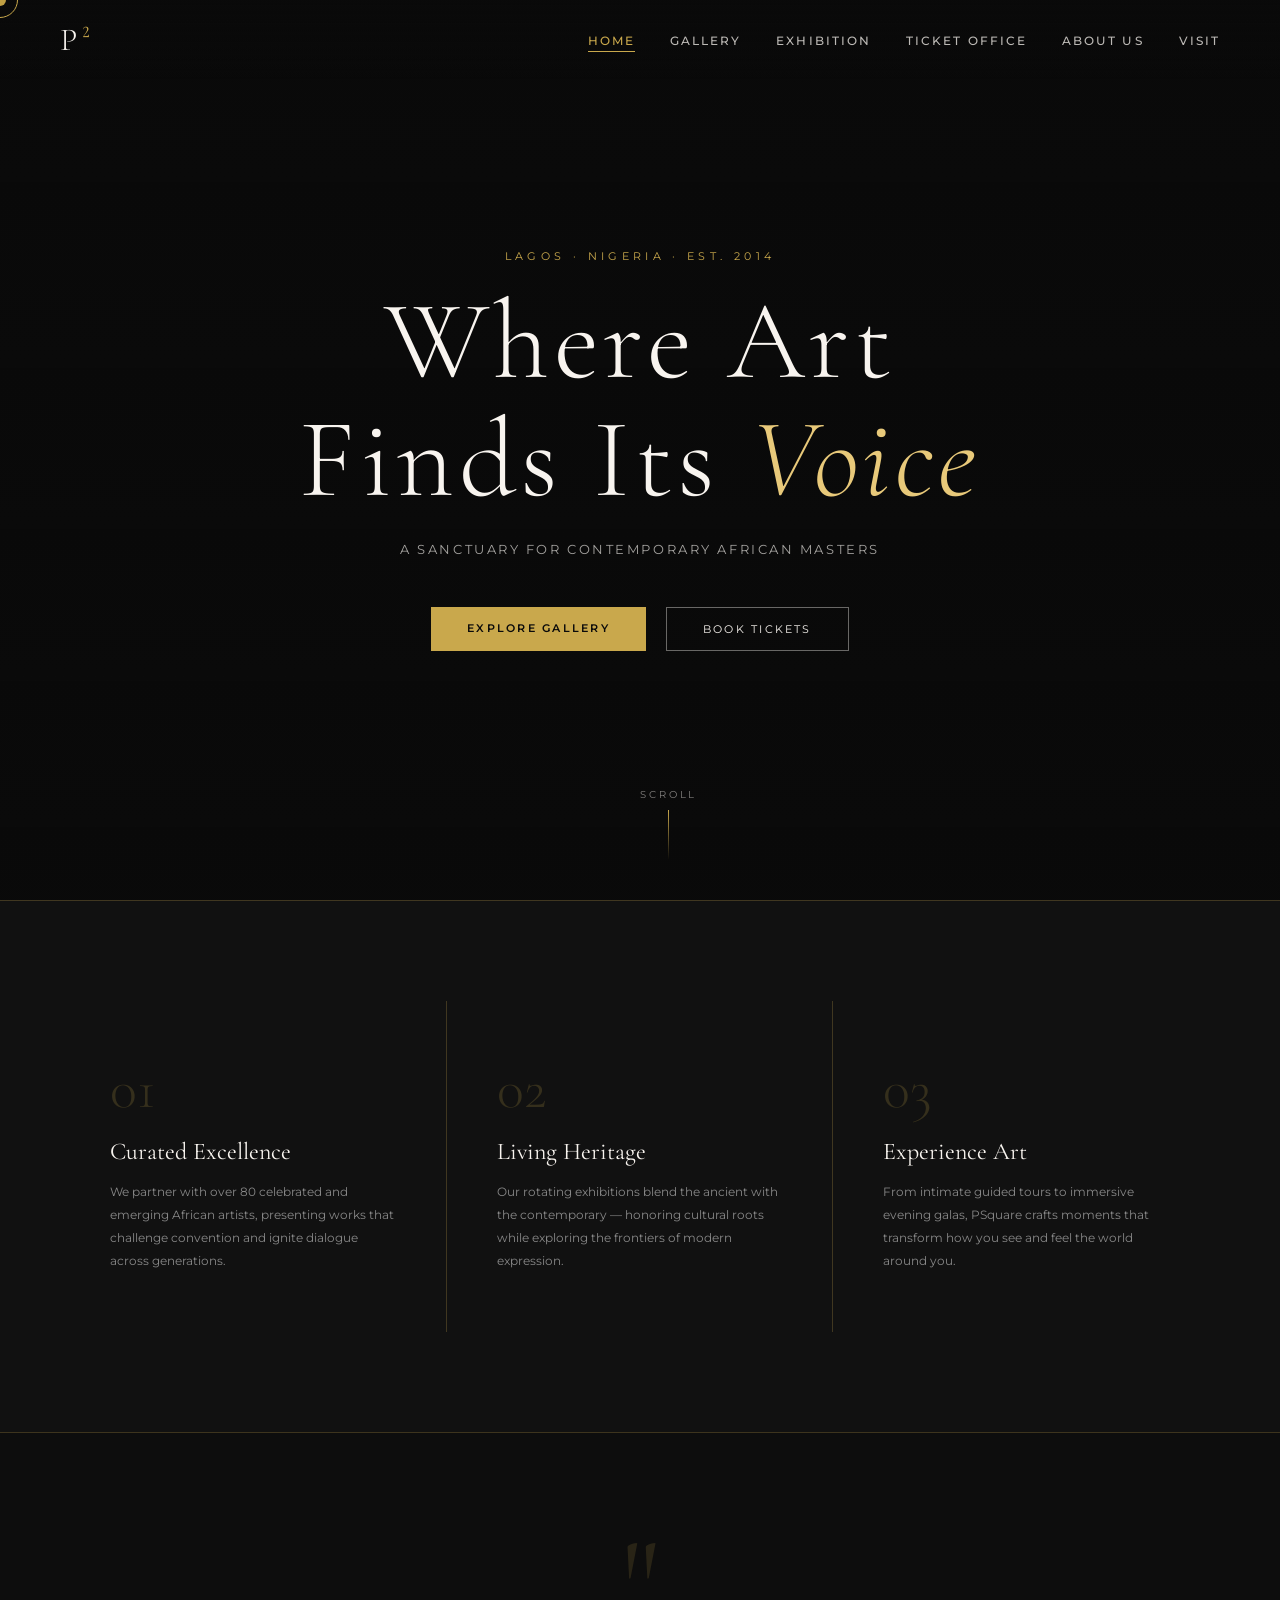
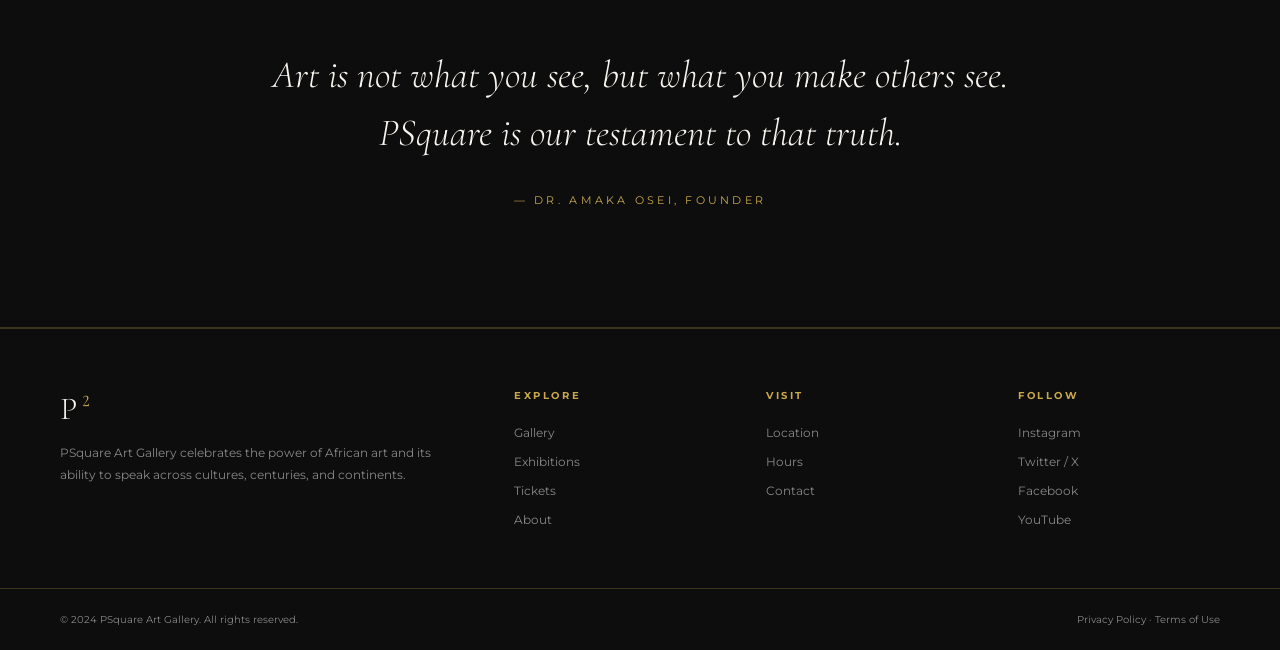
<file: index.html>
<!DOCTYPE html>
<html lang="en">
<head>
  <meta charset="UTF-8" />
  <meta name="viewport" content="width=device-width, initial-scale=1.0" />
  <title>PSquare Art Gallery — Home</title>
  <link rel="stylesheet" href="style.css" />
  <link rel="stylesheet" href="index.css" />
</head>
<body>

  <!-- Cursor -->
  <div class="cursor"      id="cursor"></div>
  <div class="cursor-ring" id="cursorRing"></div>

  <!-- Navigation -->
  <nav id="mainNav">
    <a href="index.html" class="logo">P<span>²</span></a>
    <ul class="nav-links">
      <li><a href="index.html"       data-page="index.html"       class="active">Home</a></li>
      <li><a href="gallery.html"    data-page="gallery.html">Gallery</a></li>
      <li><a href="exhibition.html" data-page="exhibition.html">Exhibition</a></li>
      <li><a href="tickets.html"    data-page="tickets.html">Ticket Office</a></li>
      <li><a href="about.html"      data-page="about.html">About Us</a></li>
      <li><a href="visit.html"      data-page="visit.html">Visit</a></li>
    </ul>
    <div class="hamburger" id="hamburger" onclick="toggleMobileMenu()">
      <span></span><span></span><span></span>
    </div>
  </nav>

  <!-- Mobile Menu -->
  <div class="mobile-menu" id="mobileMenu">
    <a href="index.html"       onclick="toggleMobileMenu()">Home</a>
    <a href="gallery.html"    onclick="toggleMobileMenu()">Gallery</a>
    <a href="exhibition.html" onclick="toggleMobileMenu()">Exhibition</a>
    <a href="tickets.html"    onclick="toggleMobileMenu()">Ticket Office</a>
    <a href="about.html"      onclick="toggleMobileMenu()">About Us</a>
    <a href="visit.html"      onclick="toggleMobileMenu()">Visit</a>
  </div>

  <!-- ── HERO ── -->
  <section class="hero">
    <div class="hero-video-wrap">
      <iframe
        class="youtube-bg"
        src="https://www.youtube.com/embed/mFY9ace2t4s?si=tqWD6i4OqA-0i-By&autoplay=1&mute=1&loop=1&controls=0&showinfo=0&rel=0&playlist=mFY9ace2t4s"
        title="Hero Background"
        frameborder="0"
        allow="accelerometer; autoplay; clipboard-write; encrypted-media; gyroscope; picture-in-picture"
        allowfullscreen>
      </iframe>
    </div>

    <div class="hero-content">
      <div class="hero-eyebrow">Lagos · Nigeria · Est. 2014</div>
      <h1 class="hero-title">Where Art<br>Finds Its <em>Voice</em></h1>
      <p class="hero-sub">A sanctuary for contemporary African masters</p>
      <div class="hero-btns">
        <a href="gallery.html" class="btn btn-gold">Explore Gallery</a>
        <a href="tickets.html" class="btn btn-outline">Book Tickets</a>
      </div>
    </div>

    <div class="hero-scroll">
      <span>Scroll</span>
      <div class="scroll-line"></div>
    </div>
  </section>

  <!-- ── FEATURES ── -->
  <section class="home-features">
    <div class="feature-item">
      <div class="feature-num">01</div>
      <h3 class="feature-title">Curated Excellence</h3>
      <p class="feature-text">We partner with over 80 celebrated and emerging African artists, presenting works that challenge convention and ignite dialogue across generations.</p>
    </div>
    <div class="feature-item">
      <div class="feature-num">02</div>
      <h3 class="feature-title">Living Heritage</h3>
      <p class="feature-text">Our rotating exhibitions blend the ancient with the contemporary — honoring cultural roots while exploring the frontiers of modern expression.</p>
    </div>
    <div class="feature-item">
      <div class="feature-num">03</div>
      <h3 class="feature-title">Experience Art</h3>
      <p class="feature-text">From intimate guided tours to immersive evening galas, PSquare crafts moments that transform how you see and feel the world around you.</p>
    </div>
  </section>

  <!-- ── QUOTE ── -->
  <section class="home-quote">
    <div class="quote-mark">"</div>
    <p class="quote-text">Art is not what you see, but what you make others see. PSquare is our testament to that truth.</p>
    <div class="quote-attr">— Dr. Amaka Osei, Founder</div>
  </section>

  <!-- ── FOOTER ── -->
  <footer>
    <div class="footer-brand">
      <a href="index.html" class="logo">P<span>²</span></a>
      <p>PSquare Art Gallery celebrates the power of African art and its ability to speak across cultures, centuries, and continents.</p>
    </div>
    <div class="footer-col">
      <h4>Explore</h4>
      <ul>
        <li><a href="gallery.html">Gallery</a></li>
        <li><a href="exhibition.html">Exhibitions</a></li>
        <li><a href="tickets.html">Tickets</a></li>
        <li><a href="about.html">About</a></li>
      </ul>
    </div>
    <div class="footer-col">
      <h4>Visit</h4>
      <ul>
        <li><a href="visit.html">Location</a></li>
        <li><a href="visit.html">Hours</a></li>
        <li><a href="visit.html">Contact</a></li>
      </ul>
    </div>
    <div class="footer-col">
      <h4>Follow</h4>
      <ul>
        <li><a href="#">Instagram</a></li>
        <li><a href="#">Twitter / X</a></li>
        <li><a href="#">Facebook</a></li>
        <li><a href="#">YouTube</a></li>
      </ul>
    </div>
  </footer>
  <div class="footer-bottom">
    <span>© 2024 PSquare Art Gallery. All rights reserved.</span>
    <span>Privacy Policy · Terms of Use</span>
  </div>

  <script src="nav.js"></script>
</body>
</html>
</file>
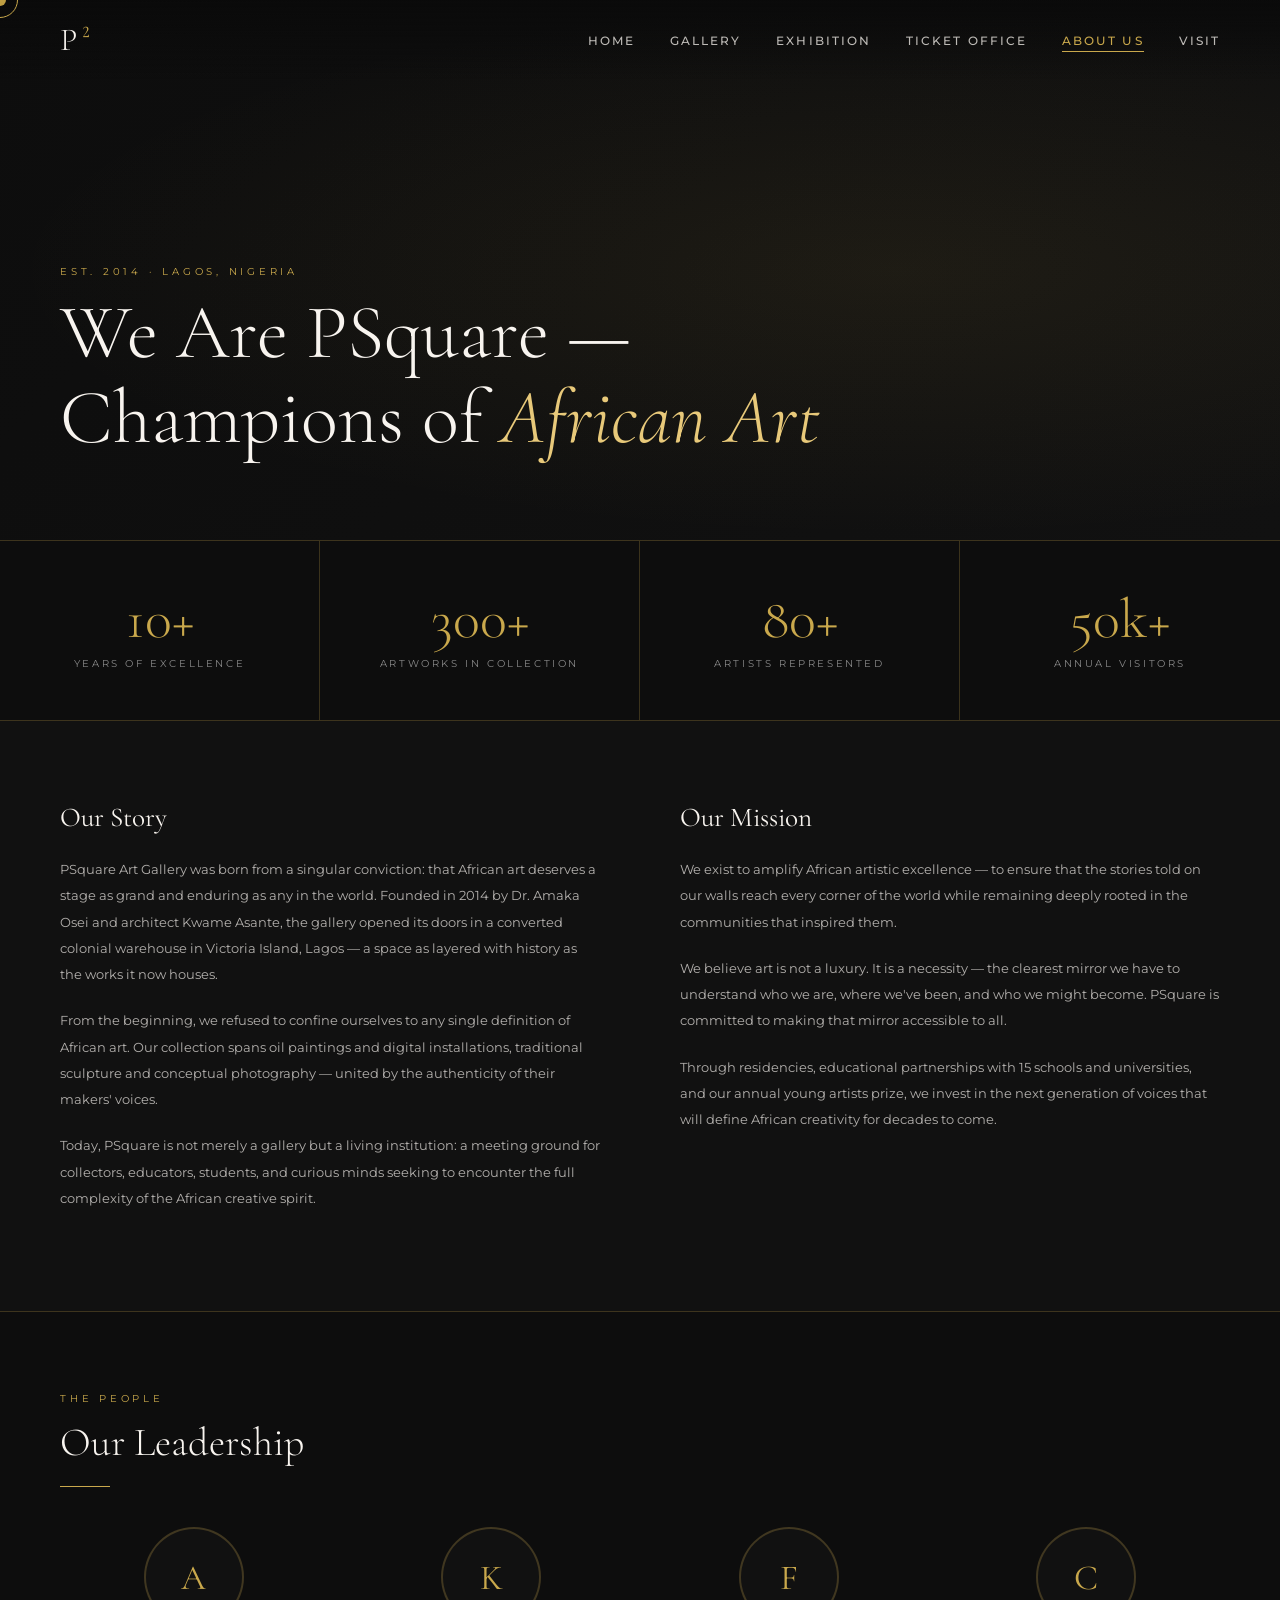
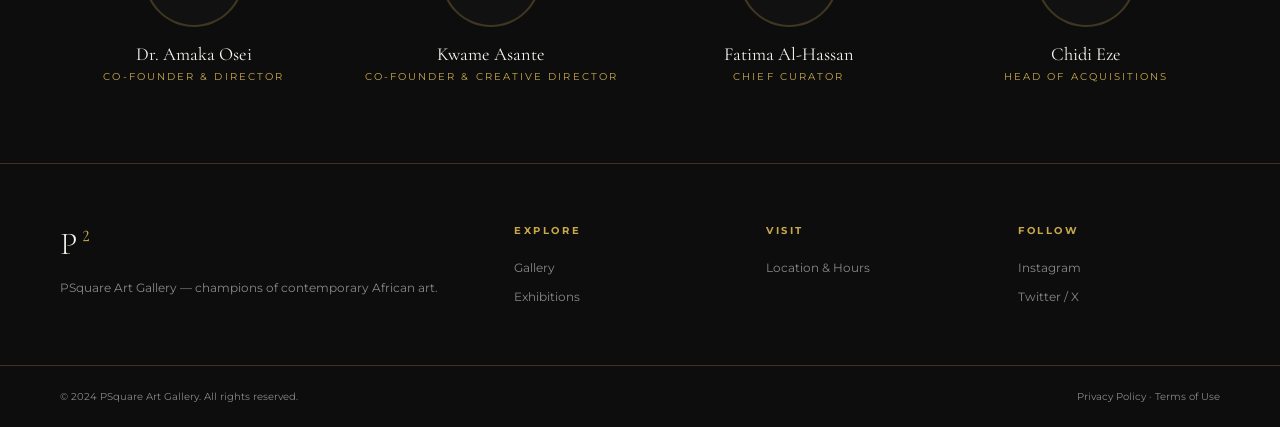
<file: about.html>
<!DOCTYPE html>
<html lang="en">
<head>
  <meta charset="UTF-8" />
  <meta name="viewport" content="width=device-width, initial-scale=1.0" />
  <title>PSquare Art Gallery — About Us</title>
  <link rel="stylesheet" href="style.css" />
  <link rel="stylesheet" href="about.css" />
</head>
<body>

  <!-- Cursor -->
  <div class="cursor"      id="cursor"></div>
  <div class="cursor-ring" id="cursorRing"></div>

  <!-- Navigation -->
  <nav id="mainNav">
    <a href="index.html" class="logo">P<span>²</span></a>
    <ul class="nav-links">
      <li><a href="index.html">Home</a></li>
      <li><a href="gallery.html">Gallery</a></li>
      <li><a href="exhibition.html">Exhibition</a></li>
      <li><a href="tickets.html">Ticket Office</a></li>
      <li><a href="about.html" class="active">About Us</a></li>
      <li><a href="visit.html">Visit</a></li>
    </ul>
    <div class="hamburger" id="hamburger" onclick="toggleMobileMenu()">
      <span></span><span></span><span></span>
    </div>
  </nav>

  <!-- Mobile Menu -->
  <div class="mobile-menu" id="mobileMenu">
    <a href="index.html"       onclick="toggleMobileMenu()">Home</a>
    <a href="gallery.html"    onclick="toggleMobileMenu()">Gallery</a>
    <a href="exhibition.html" onclick="toggleMobileMenu()">Exhibition</a>
    <a href="tickets.html"    onclick="toggleMobileMenu()">Ticket Office</a>
    <a href="about.html"      onclick="toggleMobileMenu()">About Us</a>
    <a href="visit.html"      onclick="toggleMobileMenu()">Visit</a>
  </div>

  <!-- Hero -->
  <section class="about-hero">
    <div class="about-hero-bg"></div>
    <div class="about-hero-text">
      <div class="section-label">Est. 2014 · Lagos, Nigeria</div>
      <h1 class="about-hero-title">
        We Are PSquare —<br>
        Champions of <em>African Art</em>
      </h1>
    </div>
  </section>

  <!-- Stats -->
  <div class="about-stats">
    <div class="stat-item"><div class="stat-num">10+</div><div class="stat-label">Years of Excellence</div></div>
    <div class="stat-item"><div class="stat-num">300+</div><div class="stat-label">Artworks in Collection</div></div>
    <div class="stat-item"><div class="stat-num">80+</div><div class="stat-label">Artists Represented</div></div>
    <div class="stat-item"><div class="stat-num">50k+</div><div class="stat-label">Annual Visitors</div></div>
  </div>

  <!-- Story + Mission -->
  <div class="about-body">
    <div class="about-section">
      <h3>Our Story</h3>
      <p>PSquare Art Gallery was born from a singular conviction: that African art deserves a stage as grand and enduring as any in the world. Founded in 2014 by Dr. Amaka Osei and architect Kwame Asante, the gallery opened its doors in a converted colonial warehouse in Victoria Island, Lagos — a space as layered with history as the works it now houses.</p>
      <p>From the beginning, we refused to confine ourselves to any single definition of African art. Our collection spans oil paintings and digital installations, traditional sculpture and conceptual photography — united by the authenticity of their makers' voices.</p>
      <p>Today, PSquare is not merely a gallery but a living institution: a meeting ground for collectors, educators, students, and curious minds seeking to encounter the full complexity of the African creative spirit.</p>
    </div>
    <div class="about-section">
      <h3>Our Mission</h3>
      <p>We exist to amplify African artistic excellence — to ensure that the stories told on our walls reach every corner of the world while remaining deeply rooted in the communities that inspired them.</p>
      <p>We believe art is not a luxury. It is a necessity — the clearest mirror we have to understand who we are, where we've been, and who we might become. PSquare is committed to making that mirror accessible to all.</p>
      <p>Through residencies, educational partnerships with 15 schools and universities, and our annual young artists prize, we invest in the next generation of voices that will define African creativity for decades to come.</p>
    </div>
  </div>

  <!-- Team -->
  <section class="team-section">
    <div class="section-label">The People</div>
    <h2 class="team-heading">Our Leadership</h2>
    <div class="divider-gold"></div>
    <div class="team-grid">
      <div class="team-card">
        <div class="team-avatar">A</div>
        <div class="team-name">Dr. Amaka Osei</div>
        <div class="team-role">Co-Founder &amp; Director</div>
      </div>
      <div class="team-card">
        <div class="team-avatar">K</div>
        <div class="team-name">Kwame Asante</div>
        <div class="team-role">Co-Founder &amp; Creative Director</div>
      </div>
      <div class="team-card">
        <div class="team-avatar">F</div>
        <div class="team-name">Fatima Al-Hassan</div>
        <div class="team-role">Chief Curator</div>
      </div>
      <div class="team-card">
        <div class="team-avatar">C</div>
        <div class="team-name">Chidi Eze</div>
        <div class="team-role">Head of Acquisitions</div>
      </div>
    </div>
  </section>

  <!-- Footer -->
  <footer>
    <div class="footer-brand">
      <a href="index.html" class="logo">P<span>²</span></a>
      <p>PSquare Art Gallery — champions of contemporary African art.</p>
    </div>
    <div class="footer-col">
      <h4>Explore</h4>
      <ul>
        <li><a href="gallery.html">Gallery</a></li>
        <li><a href="exhibition.html">Exhibitions</a></li>
      </ul>
    </div>
    <div class="footer-col">
      <h4>Visit</h4>
      <ul><li><a href="visit.html">Location & Hours</a></li></ul>
    </div>
    <div class="footer-col">
      <h4>Follow</h4>
      <ul>
        <li><a href="#">Instagram</a></li>
        <li><a href="#">Twitter / X</a></li>
      </ul>
    </div>
  </footer>
  <div class="footer-bottom">
    <span>© 2024 PSquare Art Gallery. All rights reserved.</span>
    <span>Privacy Policy · Terms of Use</span>
  </div>

  <script src="nav.js"></script>
</body>
</html>
</file>
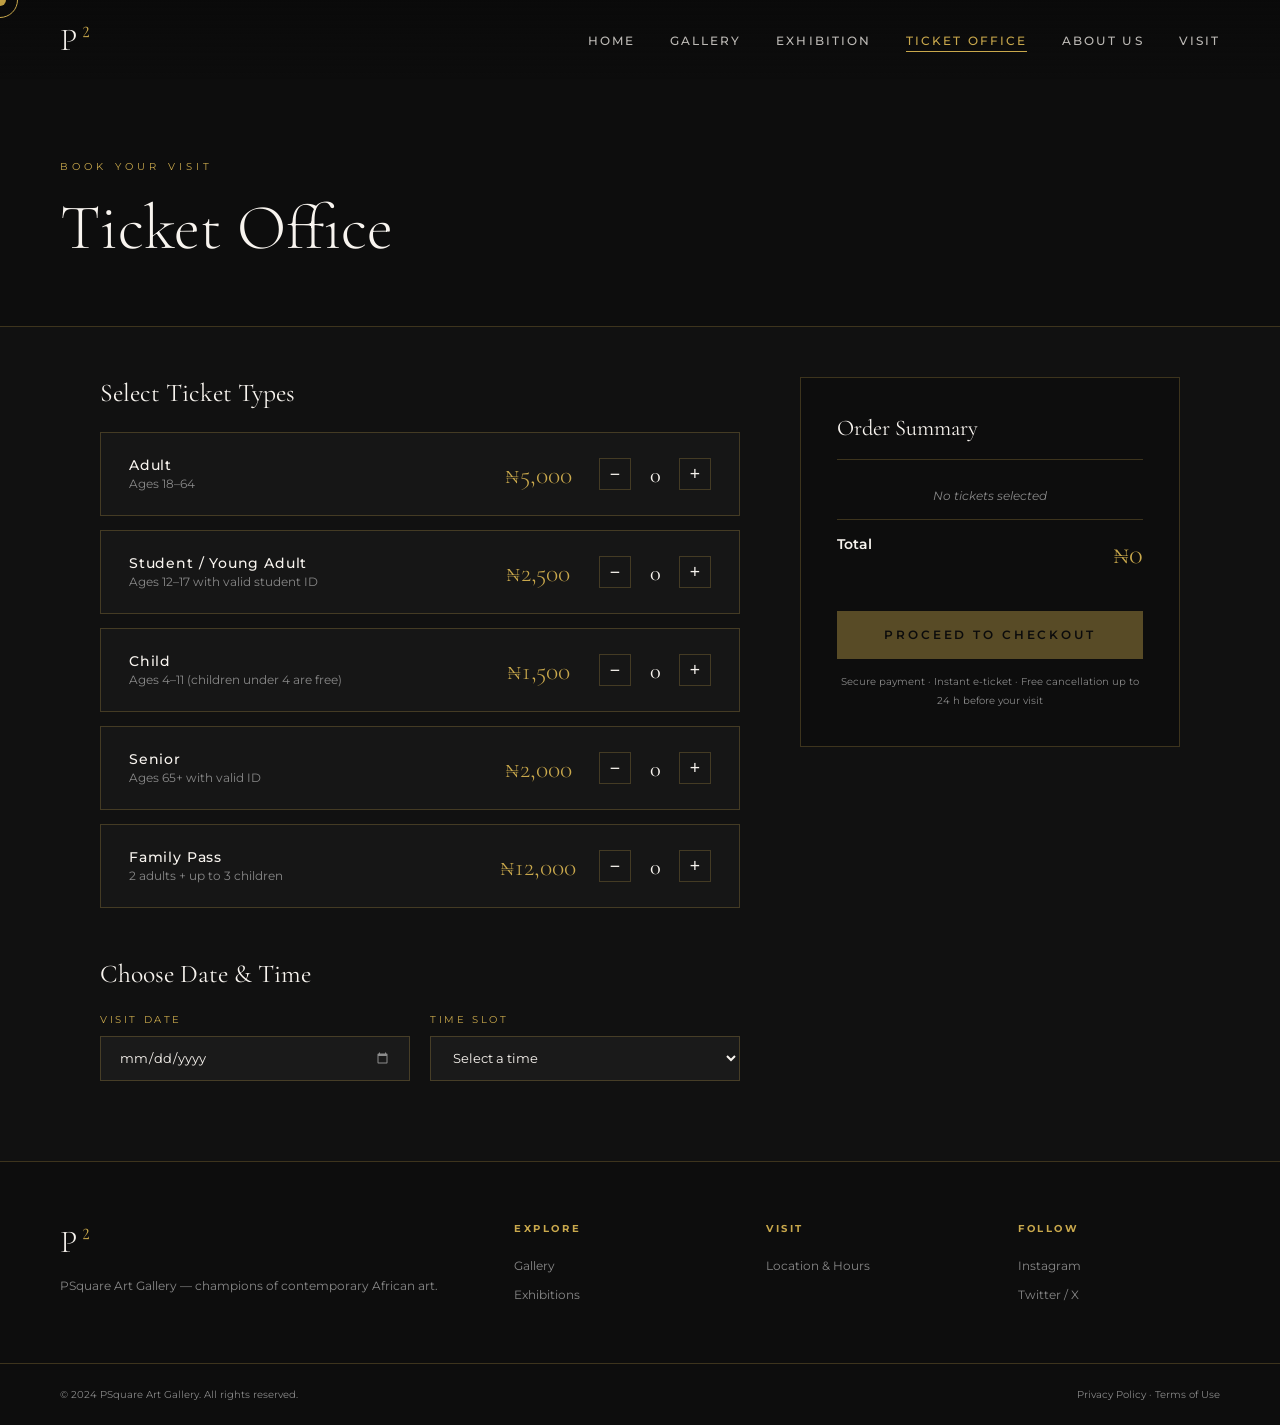
<file: tickets.html>
<!DOCTYPE html>
<html lang="en">
<head>
  <meta charset="UTF-8" />
  <meta name="viewport" content="width=device-width, initial-scale=1.0" />
  <title>PSquare Art Gallery — Ticket Office</title>
  <link rel="stylesheet" href="style.css" />
  <link rel="stylesheet" href="tickets.css" />
</head>
<body>

  <!-- Cursor -->
  <div class="cursor"      id="cursor"></div>
  <div class="cursor-ring" id="cursorRing"></div>

  <!-- Navigation -->
  <nav id="mainNav">
    <a href="index.html" class="logo">P<span>²</span></a>
    <ul class="nav-links">
      <li><a href="index.html">Home</a></li>
      <li><a href="gallery.html">Gallery</a></li>
      <li><a href="exhibition.html">Exhibition</a></li>
      <li><a href="tickets.html" class="active">Ticket Office</a></li>
      <li><a href="about.html">About Us</a></li>
      <li><a href="visit.html">Visit</a></li>
    </ul>
    <div class="hamburger" id="hamburger" onclick="toggleMobileMenu()">
      <span></span><span></span><span></span>
    </div>
  </nav>

  <!-- Mobile Menu -->
  <div class="mobile-menu" id="mobileMenu">
    <a href="index.html"       onclick="toggleMobileMenu()">Home</a>
    <a href="gallery.html"    onclick="toggleMobileMenu()">Gallery</a>
    <a href="exhibition.html" onclick="toggleMobileMenu()">Exhibition</a>
    <a href="tickets.html"    onclick="toggleMobileMenu()">Ticket Office</a>
    <a href="about.html"      onclick="toggleMobileMenu()">About Us</a>
    <a href="visit.html"      onclick="toggleMobileMenu()">Visit</a>
  </div>

  <!-- Page Header -->
  <div class="page-header">
    <div class="page-header-eyebrow">Book Your Visit</div>
    <h1 class="page-header-title">Ticket Office</h1>
  </div>

  <!-- Main Content -->
  <div class="ticket-layout">

    <!-- Left: Ticket selection + Date/Time -->
    <div class="ticket-left">

      <h2 class="ticket-section-title">Select Ticket Types</h2>
      <div class="ticket-types" id="ticketTypes">
        <!-- Rendered by tickets.js -->
      </div>

      <h2 class="ticket-section-title">Choose Date &amp; Time</h2>
      <div class="form-row">
        <div class="form-group">
          <label for="visitDate">Visit Date</label>
          <input type="date" id="visitDate" />
        </div>
        <div class="form-group">
          <label for="timeSlot">Time Slot</label>
          <select id="timeSlot">
            <option value="">Select a time</option>
            <option>10:00 AM – 12:00 PM</option>
            <option>12:00 PM – 2:00 PM</option>
            <option>2:00 PM – 4:00 PM</option>
            <option>4:00 PM – 6:00 PM</option>
          </select>
        </div>
      </div>

    </div>

    <!-- Right: Order Summary -->
    <aside class="order-summary">
      <div class="summary-title">Order Summary</div>
      <div id="summaryLines"></div>
      <div class="summary-line total">
        <span>Total</span>
        <span class="amount" id="totalAmount">₦0</span>
      </div>
      <button class="btn-book" id="bookBtn" onclick="handleBooking()" disabled>
        Proceed to Checkout
      </button>
      <p class="booking-note">Secure payment · Instant e-ticket · Free cancellation up to 24 h before your visit</p>
      <div class="booking-success" id="bookingSuccess">
        <div class="check">✓</div>
        <p>Booking Confirmed!<br />Check your email for your e-ticket.</p>
      </div>
    </aside>

  </div>

  <!-- Footer -->
  <footer>
    <div class="footer-brand">
      <a href="index.html" class="logo">P<span>²</span></a>
      <p>PSquare Art Gallery — champions of contemporary African art.</p>
    </div>
    <div class="footer-col">
      <h4>Explore</h4>
      <ul>
        <li><a href="gallery.html">Gallery</a></li>
        <li><a href="exhibition.html">Exhibitions</a></li>
      </ul>
    </div>
    <div class="footer-col">
      <h4>Visit</h4>
      <ul><li><a href="visit.html">Location & Hours</a></li></ul>
    </div>
    <div class="footer-col">
      <h4>Follow</h4>
      <ul>
        <li><a href="#">Instagram</a></li>
        <li><a href="#">Twitter / X</a></li>
      </ul>
    </div>
  </footer>
  <div class="footer-bottom">
    <span>© 2024 PSquare Art Gallery. All rights reserved.</span>
    <span>Privacy Policy · Terms of Use</span>
  </div>

  <script src="data.js"></script>
  <script src="nav.js"></script>
  <script src="tickets.js"></script>
</body>
</html>
</file>
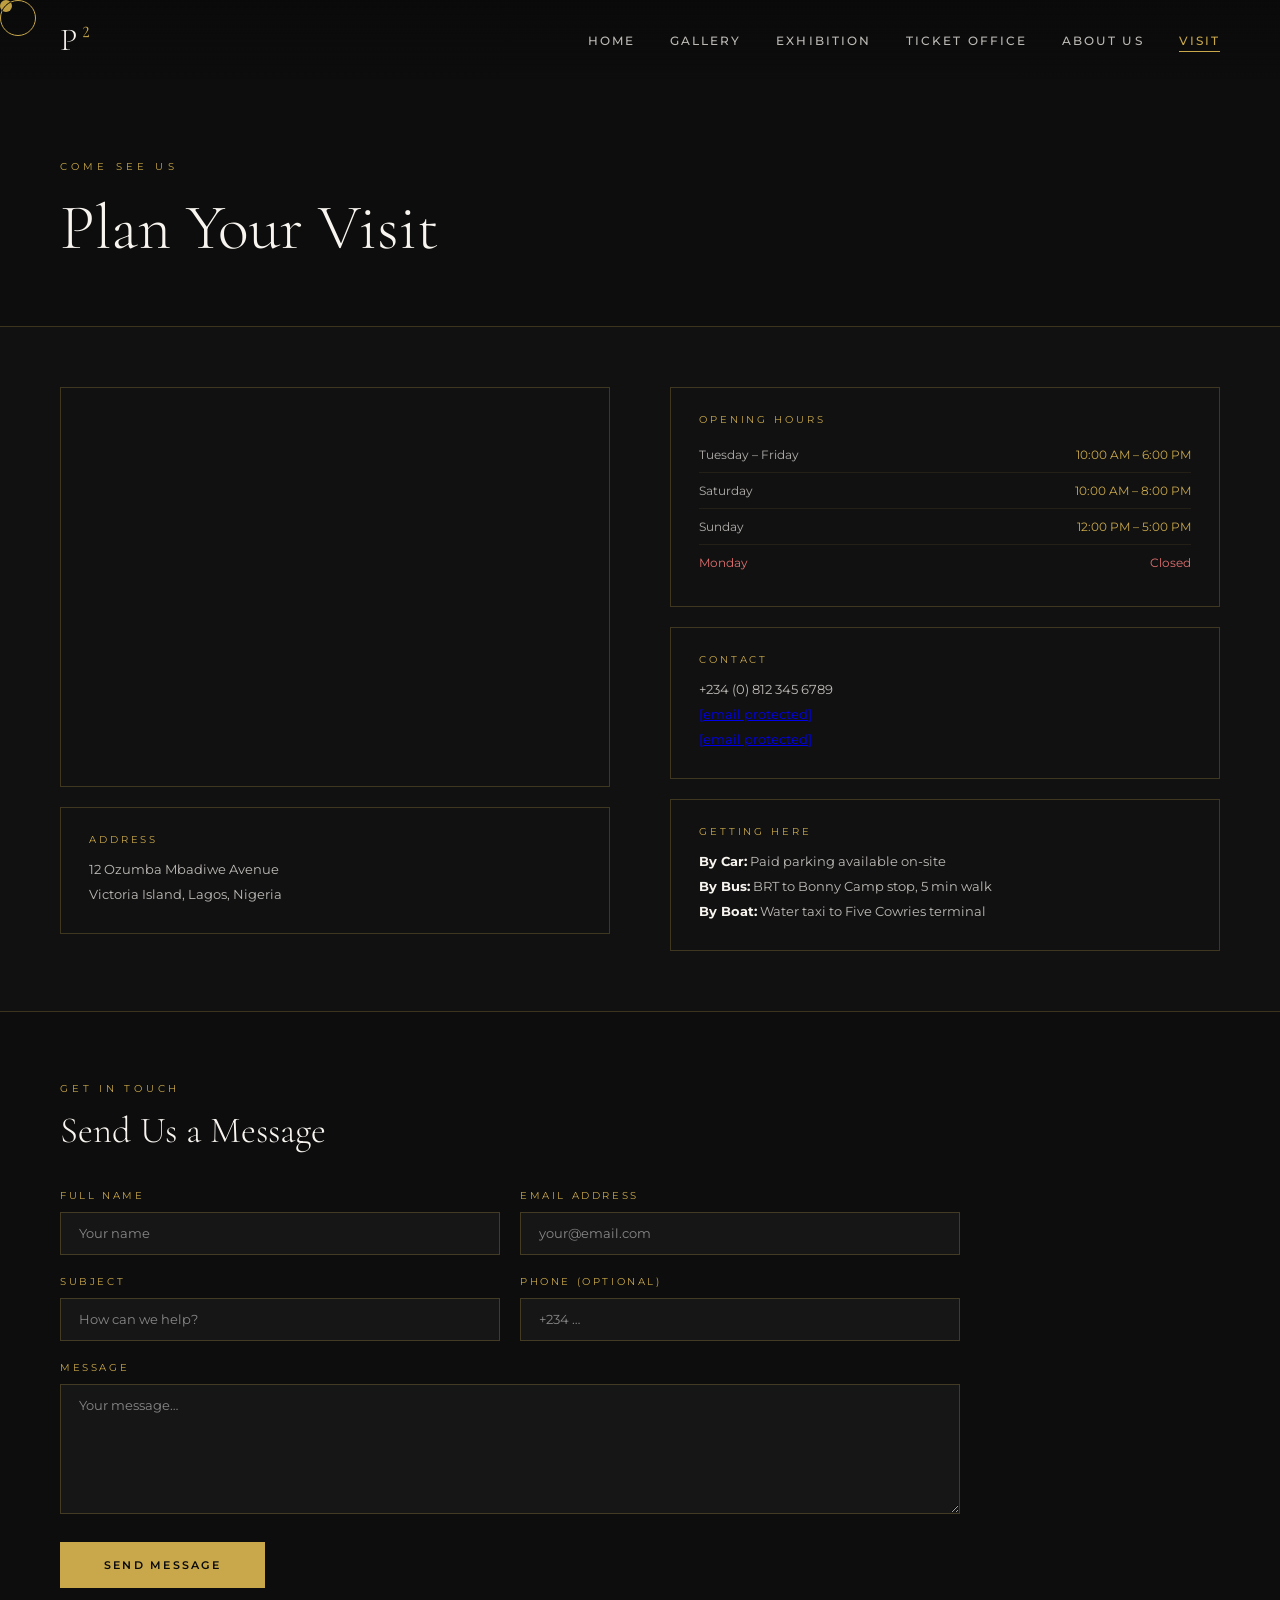
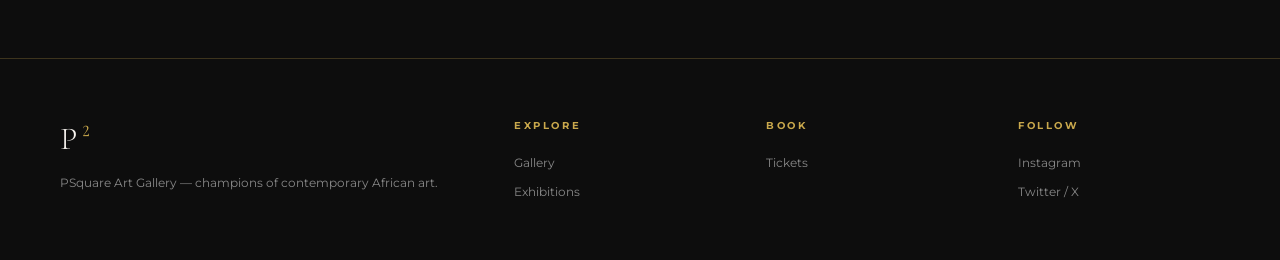
<file: visit.html>
<!DOCTYPE html>
<html lang="en">
<head>
  <meta charset="UTF-8" />
  <meta name="viewport" content="width=device-width, initial-scale=1.0" />
  <title>PSquare Art Gallery — Visit</title>
  <link rel="stylesheet" href="style.css" />
  <link rel="stylesheet" href="visit.css" />
</head>
<body>

  <!-- Cursor -->
  <div class="cursor"      id="cursor"></div>
  <div class="cursor-ring" id="cursorRing"></div>

  <!-- Navigation -->
  <nav id="mainNav">
    <a href="index.html" class="logo">P<span>²</span></a>
    <ul class="nav-links">
      <li><a href="index.html">Home</a></li>
      <li><a href="gallery.html">Gallery</a></li>
      <li><a href="exhibition.html">Exhibition</a></li>
      <li><a href="tickets.html">Ticket Office</a></li>
      <li><a href="about.html">About Us</a></li>
      <li><a href="visit.html" class="active">Visit</a></li>
    </ul>
    <div class="hamburger" id="hamburger" onclick="toggleMobileMenu()">
      <span></span><span></span><span></span>
    </div>
  </nav>

  <!-- Mobile Menu -->
  <div class="mobile-menu" id="mobileMenu">
    <a href="index.html"       onclick="toggleMobileMenu()">Home</a>
    <a href="gallery.html"    onclick="toggleMobileMenu()">Gallery</a>
    <a href="exhibition.html" onclick="toggleMobileMenu()">Exhibition</a>
    <a href="tickets.html"    onclick="toggleMobileMenu()">Ticket Office</a>
    <a href="about.html"      onclick="toggleMobileMenu()">About Us</a>
    <a href="visit.html"      onclick="toggleMobileMenu()">Visit</a>
  </div>

  <!-- Page Header -->
  <div class="page-header">
    <div class="page-header-eyebrow">Come See Us</div>
    <h1 class="page-header-title">Plan Your Visit</h1>
  </div>

  <!-- Map + Contact Info -->
  <div class="visit-grid">

    <!-- Map column -->
    <div>
      <div class="map-container">
        <iframe
          src="https://www.google.com/maps/embed?pb=!1m18!1m12!1m3!1d3964.758862631977!2d3.4221849!3d6.4280556!2m3!1f0!2f0!3f0!3m2!1i1024!2i768!4f13.1!3m3!1m2!1s0x103bf53aec4dd92b%3A0xc98f9a5e2a1b0bc7!2sVictoria%20Island%2C%20Lagos!5e0!3m2!1sen!2sng!4v1700000000000!5m2!1sen!2sng"
          allowfullscreen=""
          loading="lazy"
          referrerpolicy="no-referrer-when-downgrade">
        </iframe>
      </div>
      <div class="contact-block" style="margin-top: 20px;">
        <div class="contact-block-label">Address</div>
        <div class="contact-block-content">
          12 Ozumba Mbadiwe Avenue<br />
          Victoria Island, Lagos, Nigeria
        </div>
      </div>
    </div>

    <!-- Info column -->
    <div class="contact-info">

      <div class="contact-block">
        <div class="contact-block-label">Opening Hours</div>
        <table class="hours-table">
          <tr><td>Tuesday – Friday</td><td>10:00 AM – 6:00 PM</td></tr>
          <tr><td>Saturday</td>         <td>10:00 AM – 8:00 PM</td></tr>
          <tr><td>Sunday</td>           <td>12:00 PM – 5:00 PM</td></tr>
          <tr><td class="closed">Monday</td><td class="closed">Closed</td></tr>
        </table>
      </div>

      <div class="contact-block">
        <div class="contact-block-label">Contact</div>
        <div class="contact-block-content">
          +234 (0) 812 345 6789<br />
          <a href="/cdn-cgi/l/email-protection" class="__cf_email__" data-cfemail="076f626b6b684777747672667562667573296960">[email&#160;protected]</a><br />
          <a href="/cdn-cgi/l/email-protection" class="__cf_email__" data-cfemail="6b190e180e191d0a1f020405182b1b181a1e0a190e0a191f45050c">[email&#160;protected]</a>
        </div>
      </div>

      <div class="contact-block">
        <div class="contact-block-label">Getting Here</div>
        <div class="contact-block-content">
          <strong>By Car:</strong> Paid parking available on-site<br />
          <strong>By Bus:</strong> BRT to Bonny Camp stop, 5 min walk<br />
          <strong>By Boat:</strong> Water taxi to Five Cowries terminal
        </div>
      </div>

    </div>
  </div>

  <!-- Contact Form -->
  <section class="contact-form-section">
    <div class="section-label">Get In Touch</div>
    <h2 class="contact-form-heading">Send Us a Message</h2>

    <div class="contact-form-grid">
      <div class="form-group">
        <label for="cName">Full Name</label>
        <input type="text" id="cName" placeholder="Your name" />
      </div>
      <div class="form-group">
        <label for="cEmail">Email Address</label>
        <input type="email" id="cEmail" placeholder="your@email.com" />
      </div>
      <div class="form-group">
        <label for="cSubject">Subject</label>
        <input type="text" id="cSubject" placeholder="How can we help?" />
      </div>
      <div class="form-group">
        <label for="cPhone">Phone (Optional)</label>
        <input type="tel" id="cPhone" placeholder="+234 …" />
      </div>
      <div class="form-group form-full">
        <label for="cMessage">Message</label>
        <textarea id="cMessage" placeholder="Your message…"></textarea>
      </div>
    </div>

    <button class="btn-submit" id="submitBtn" onclick="handleContactSubmit(this)">Send Message</button>
  </section>

  <!-- Footer -->
  <footer>
    <div class="footer-brand">
      <a href="index.html" class="logo">P<span>²</span></a>
      <p>PSquare Art Gallery — champions of contemporary African art.</p>
    </div>
    <div class="footer-col">
      <h4>Explore</h4>
      <ul>
        <li><a href="gallery.html">Gallery</a></li>
        <li><a href="exhibition.html">Exhibitions</a></li>
      </ul>
    </div>
    <div class="footer-col">
      <h4>Book</h4>
      <ul><li><a href="tickets.html">Tickets</a></li></ul>
    </div>
    <div class="footer-col">
      <h4>Follow</h4>
      <ul>
        <li><a href="#">Instagram</a></li>
        <li><a href="#">Twitter / X</a></li>
      </ul>
    </div>
</file>
<file: style.css>
/* ============================================================
   PSquare Art Gallery — Global Stylesheet
   ============================================================ */

@import url('https://fonts.googleapis.com/css2?family=Cormorant+Garamond:ital,wght@0,300;0,400;0,600;1,300;1,400&family=Montserrat:wght@300;400;500;600&display=swap');

/* ── CSS Variables ── */
:root {
  --gold:       #c9a84c;
  --gold-light: #e8c97a;
  --black:      #0a0a0a;
  --dark:       #111111;
  --darker:     #0d0d0d;
  --white:      #f8f4ef;
  --gray:       #888888;
  --border:     rgba(201, 168, 76, 0.25);
}

/* ── Reset ── */
*, *::before, *::after { margin: 0; padding: 0; box-sizing: border-box; }
html { scroll-behavior: smooth; }

body {
  font-family: 'Montserrat', sans-serif;
  background: var(--black);
  color: var(--white);
  overflow-x: hidden;
  cursor: none;
}

/* ── Custom Cursor ── */
.cursor {
  width: 12px; height: 12px;
  background: var(--gold);
  border-radius: 50%;
  position: fixed; top: 0; left: 0;
  pointer-events: none;
  z-index: 99999;
  mix-blend-mode: difference;
}
.cursor-ring {
  width: 36px; height: 36px;
  border: 1px solid var(--gold);
  border-radius: 50%;
  position: fixed; top: 0; left: 0;
  pointer-events: none;
  z-index: 99998;
}

/* ── Navigation ── */
nav {
  position: fixed; top: 0; left: 0; right: 0;
  z-index: 1000;
  display: flex; justify-content: space-between; align-items: center;
  padding: 20px 60px;
  background: linear-gradient(to bottom, rgba(10,10,10,0.95), transparent);
  transition: background 0.4s;
}
nav.scrolled {
  background: rgba(10,10,10,0.97);
  border-bottom: 1px solid var(--border);
}
.logo {
  font-family: 'Cormorant Garamond', serif;
  font-size: 2rem; font-weight: 300;
  letter-spacing: 0.15em;
  color: var(--white);
  text-decoration: none;
}
.logo span { color: var(--gold); }

.nav-links { display: flex; gap: 35px; list-style: none; }
.nav-links a {
  color: rgba(248,244,239,0.75);
  text-decoration: none;
  font-size: 0.72rem; font-weight: 500;
  letter-spacing: 0.18em;
  text-transform: uppercase;
  transition: color 0.3s;
  position: relative;
}
.nav-links a::after {
  content: ''; position: absolute;
  bottom: -4px; left: 0; right: 0;
  height: 1px; background: var(--gold);
  transform: scaleX(0); transition: transform 0.3s;
}
.nav-links a:hover,
.nav-links a.active { color: var(--gold); }
.nav-links a:hover::after,
.nav-links a.active::after { transform: scaleX(1); }

.hamburger { display: none; flex-direction: column; gap: 5px; cursor: pointer; }
.hamburger span { width: 24px; height: 1px; background: var(--white); transition: all 0.3s; }

/* ── Mobile Menu ── */
.mobile-menu {
  position: fixed; inset: 0; z-index: 999;
  background: rgba(10,10,10,0.98);
  display: flex; flex-direction: column;
  align-items: center; justify-content: center; gap: 30px;
  transform: translateX(100%);
  transition: transform 0.4s cubic-bezier(0.25,0.46,0.45,0.94);
}
.mobile-menu.open { transform: translateX(0); }
.mobile-menu a {
  font-family: 'Cormorant Garamond', serif;
  font-size: 2.5rem; font-weight: 300;
  color: var(--white); text-decoration: none;
  letter-spacing: 0.1em; transition: color 0.3s;
}
.mobile-menu a:hover { color: var(--gold); }

/* ── Page Header (shared) ── */
.page-header {
  padding: 160px 60px 60px;
  background: var(--darker);
  border-bottom: 1px solid var(--border);
}
.page-header-eyebrow {
  font-size: 0.65rem; letter-spacing: 0.4em;
  color: var(--gold); text-transform: uppercase;
  margin-bottom: 16px;
}
.page-header-title {
  font-family: 'Cormorant Garamond', serif;
  font-size: clamp(2.5rem, 5vw, 4.5rem);
  font-weight: 300; color: var(--white);
}

/* ── Shared Utility Classes ── */
.section-label {
  font-size: 0.62rem; letter-spacing: 0.38em;
  text-transform: uppercase; color: var(--gold);
  margin-bottom: 14px;
}
.divider-gold { width: 50px; height: 1px; background: var(--gold); margin: 20px 0; }

.btn {
  padding: 14px 36px;
  font-family: 'Montserrat', sans-serif;
  font-size: 0.7rem; letter-spacing: 0.2em;
  text-transform: uppercase; cursor: pointer;
  border: none; transition: all 0.35s;
  text-decoration: none; display: inline-block;
}
.btn-gold { background: var(--gold); color: var(--black); font-weight: 600; }
.btn-gold:hover { background: var(--gold-light); transform: translateY(-2px); }
.btn-outline {
  background: transparent;
  border: 1px solid rgba(248,244,239,0.4);
  color: var(--white);
}
.btn-outline:hover { border-color: var(--gold); color: var(--gold); transform: translateY(-2px); }

/* ── Footer ── */
footer {
  background: var(--darker); padding: 60px;
  border-top: 1px solid var(--border);
  display: grid; grid-template-columns: 2fr 1fr 1fr 1fr; gap: 50px;
}
.footer-brand p {
  font-size: 0.75rem; line-height: 1.9;
  color: var(--gray); margin-top: 14px;
}
.footer-col h4 {
  font-size: 0.65rem; letter-spacing: 0.25em;
  text-transform: uppercase; color: var(--gold); margin-bottom: 20px;
}
.footer-col ul { list-style: none; display: flex; flex-direction: column; gap: 10px; }
.footer-col ul li a {
  font-size: 0.75rem; color: var(--gray);
  text-decoration: none; transition: color 0.3s;
}
.footer-col ul li a:hover { color: var(--white); }
.footer-bottom {
  padding: 24px 60px; border-top: 1px solid var(--border);
  display: flex; justify-content: space-between;
  font-size: 0.65rem; color: var(--gray); background: var(--darker);
}

/* ── Art Detail Modal ── */
.modal-overlay {
  position: fixed; inset: 0; z-index: 5000;
  background: rgba(5,5,5,0.96);
  display: none; align-items: center; justify-content: center;
  padding: 30px; backdrop-filter: blur(8px);
  animation: fadeIn 0.3s;
}
.modal-overlay.open { display: flex; }
.modal-inner {
  max-width: 1000px; width: 100%;
  display: grid; grid-template-columns: 1fr 1fr;
  background: var(--dark);
  border: 1px solid var(--border);
  position: relative; max-height: 90vh;
  animation: modalIn 0.4s cubic-bezier(0.25,0.46,0.45,0.94);
}
.modal-img { overflow: hidden; }
.modal-img img { width: 100%; height: 100%; object-fit: cover; display: block; }
.modal-info {
  padding: 50px; overflow-y: auto;
  display: flex; flex-direction: column; justify-content: center;
}
.modal-close {
  position: absolute; top: 20px; right: 20px;
  width: 40px; height: 40px;
  background: rgba(201,168,76,0.15); border: 1px solid var(--border);
  color: var(--white); cursor: pointer; font-size: 1.2rem;
  display: flex; align-items: center; justify-content: center;
  transition: all 0.3s;
}
.modal-close:hover { background: var(--gold); color: var(--black); }
.modal-eyebrow { font-size: 0.62rem; letter-spacing: 0.35em; color: var(--gold); text-transform: uppercase; margin-bottom: 16px; }
.modal-title { font-family: 'Cormorant Garamond', serif; font-size: 2.5rem; font-weight: 300; margin-bottom: 6px; }
.modal-year { font-size: 0.75rem; letter-spacing: 0.2em; color: var(--gray); margin-bottom: 30px; }
.modal-divider { width: 50px; height: 1px; background: var(--gold); margin-bottom: 30px; }
.modal-desc { font-size: 0.8rem; line-height: 1.9; color: rgba(248,244,239,0.7); margin-bottom: 30px; }
.modal-tags { display: flex; gap: 8px; flex-wrap: wrap; }
.modal-tag { padding: 5px 14px; border: 1px solid var(--border); font-size: 0.6rem; letter-spacing: 0.18em; color: var(--gray); text-transform: uppercase; }

/* ── Keyframe Animations ── */
@keyframes fadeUp { from { opacity: 0; transform: translateY(30px); } to { opacity: 1; transform: translateY(0); } }
@keyframes fadeIn { from { opacity: 0; } to { opacity: 1; } }
@keyframes modalIn { from { opacity: 0; transform: scale(0.95); } to { opacity: 1; transform: scale(1); } }
@keyframes scrollLine {
  0%   { transform: scaleY(0); transform-origin: top; }
  50%  { transform: scaleY(1); }
  100% { transform: scaleY(0); transform-origin: bottom; }
}

/* ── Responsive ── */
@media (max-width: 900px) {
  nav { padding: 20px 30px; }
  .nav-links { display: none; }
  .hamburger { display: flex; }
  .page-header { padding: 130px 30px 40px; }
  .modal-inner { grid-template-columns: 1fr; }
  .modal-img { height: 300px; }
  footer { grid-template-columns: 1fr 1fr; padding: 40px 30px; }
  .footer-bottom { padding: 18px 30px; flex-direction: column; gap: 8px; }
}
</file>
<file: index.css>
/* ============================================================
   PSquare Art Gallery — home.css
   Styles specific to the Home page
   ============================================================ */

/* ── Hero Section ── */
.hero {
  position: relative;
  height: 100vh;
  overflow: hidden;
}

.hero-video-wrap {
  position: absolute;
  inset: 0;
  overflow: hidden;
}
.hero-video-wrap::after {
  content: '';
  position: absolute;
  inset: 0;
  background: linear-gradient(
    to bottom,
    rgba(10,10,10,0.3) 0%,
    rgba(10,10,10,0.55) 50%,
    rgba(10,10,10,0.85) 100%
  );
}

.youtube-bg {
  position: absolute;
  top: 50%; left: 50%;
  transform: translate(-50%, -50%);
  width: 177.78vh; min-width: 100%;
  height: 56.25vw; min-height: 100%;
  pointer-events: none;
  border: none;
}

.hero-content {
  position: absolute; inset: 0; z-index: 2;
  display: flex; flex-direction: column;
  justify-content: center; align-items: center;
  text-align: center; padding: 40px;
}

.hero-eyebrow {
  font-size: 0.68rem; letter-spacing: 0.4em;
  text-transform: uppercase; color: var(--gold);
  margin-bottom: 20px;
  animation: fadeUp 1s 0.3s both;
}
.hero-title {
  font-family: 'Cormorant Garamond', serif;
  font-size: clamp(3.5rem, 9vw, 7rem);
  font-weight: 300; line-height: 1.05;
  letter-spacing: 0.04em; margin-bottom: 24px;
  animation: fadeUp 1s 0.5s both;
}
.hero-title em { font-style: italic; color: var(--gold-light); }
.hero-sub {
  font-size: 0.8rem; letter-spacing: 0.2em;
  color: rgba(248,244,239,0.65);
  text-transform: uppercase; margin-bottom: 50px;
  animation: fadeUp 1s 0.7s both;
}
.hero-btns {
  display: flex; gap: 20px;
  animation: fadeUp 1s 0.9s both;
}

.hero-scroll {
  position: absolute; bottom: 40px; left: 50%;
  transform: translateX(-50%); z-index: 2;
  display: flex; flex-direction: column;
  align-items: center; gap: 10px;
  animation: fadeUp 1s 1.2s both;
}
.hero-scroll span {
  font-size: 0.6rem; letter-spacing: 0.3em;
  color: rgba(248,244,239,0.5); text-transform: uppercase;
}
.scroll-line {
  width: 1px; height: 50px;
  background: linear-gradient(to bottom, var(--gold), transparent);
  animation: scrollLine 2s infinite;
}

/* ── Feature Strip ── */
.home-features {
  background: var(--dark);
  padding: 100px 60px;
  display: grid; grid-template-columns: repeat(3, 1fr);
  gap: 0;
  border-top: 1px solid var(--border);
}
.feature-item {
  padding: 60px 50px;
  border-right: 1px solid var(--border);
  transition: background 0.3s;
}
.feature-item:last-child { border-right: none; }
.feature-item:hover { background: rgba(201,168,76,0.04); }

.feature-num {
  font-family: 'Cormorant Garamond', serif;
  font-size: 3.5rem; font-weight: 300;
  color: rgba(201,168,76,0.2); line-height: 1;
  margin-bottom: 20px;
}
.feature-title {
  font-family: 'Cormorant Garamond', serif;
  font-size: 1.5rem; font-weight: 400;
  margin-bottom: 14px;
}
.feature-text { font-size: 0.78rem; line-height: 1.85; color: var(--gray); }

/* ── Quote ── */
.home-quote {
  padding: 120px 60px; text-align: center;
  background: var(--darker);
  border-top: 1px solid var(--border);
  border-bottom: 1px solid var(--border);
}
.quote-mark {
  font-family: 'Cormorant Garamond', serif;
  font-size: 8rem; line-height: 0.5;
  color: rgba(201,168,76,0.15);
}
.quote-text {
  font-family: 'Cormorant Garamond', serif;
  font-size: clamp(1.5rem, 3vw, 2.4rem);
  font-weight: 300; font-style: italic;
  max-width: 800px; margin: 30px auto;
  line-height: 1.5;
}
.quote-attr {
  font-size: 0.68rem; letter-spacing: 0.3em;
  color: var(--gold); text-transform: uppercase;
}

/* ── Responsive ── */
@media (max-width: 900px) {
  .home-features {
    grid-template-columns: 1fr;
    padding: 60px 30px;
  }
  .feature-item {
    border-right: none;
    border-bottom: 1px solid var(--border);
  }
  .home-quote { padding: 80px 30px; }
}
</file>
<file: about.css>
/* ============================================================
   PSquare Art Gallery — about.css
   ============================================================ */

body { background: var(--dark); }

/* ── Hero ── */
.about-hero {
  height: 60vh; position: relative; overflow: hidden;
  display: flex; align-items: flex-end;
  padding: 80px 60px;
}
.about-hero-bg {
  position: absolute; inset: 0; z-index: 0;
  background:
    radial-gradient(ellipse at 70% 50%, rgba(201,168,76,0.08) 0%, transparent 70%),
    linear-gradient(135deg, var(--darker) 0%, var(--dark) 100%);
}
.about-hero-text { position: relative; z-index: 1; animation: fadeUp 0.9s 0.2s both; }
.about-hero-title {
  font-family: 'Cormorant Garamond', serif;
  font-size: clamp(2.8rem, 6vw, 5rem);
  font-weight: 300; line-height: 1.1; margin-top: 10px;
}
.about-hero-title em { font-style: italic; color: var(--gold-light); }

/* ── Stats Bar ── */
.about-stats {
  padding: 0; background: var(--darker);
  border-top: 1px solid var(--border);
  border-bottom: 1px solid var(--border);
  display: grid; grid-template-columns: repeat(4, 1fr);
  text-align: center;
}
.stat-item {
  padding: 50px 20px;
  border-right: 1px solid var(--border);
  transition: background 0.3s;
}
.stat-item:last-child { border-right: none; }
.stat-item:hover { background: rgba(201,168,76,0.04); }
.stat-num {
  font-family: 'Cormorant Garamond', serif;
  font-size: 3.5rem; font-weight: 300;
  color: var(--gold); line-height: 1;
}
.stat-label {
  font-size: 0.65rem; letter-spacing: 0.25em;
  color: var(--gray); text-transform: uppercase; margin-top: 10px;
}

/* ── Body Copy ── */
.about-body {
  padding: 80px 60px;
  display: grid; grid-template-columns: 1fr 1fr;
  gap: 80px;
}
.about-section h3 {
  font-family: 'Cormorant Garamond', serif;
  font-size: 1.7rem; font-weight: 400;
  margin-bottom: 22px;
}
.about-section p {
  font-size: 0.82rem; line-height: 2;
  color: rgba(248,244,239,0.7); margin-bottom: 20px;
}

/* ── Team ── */
.team-section {
  padding: 80px 60px;
  border-top: 1px solid var(--border);
  background: var(--darker);
}
.team-heading {
  font-family: 'Cormorant Garamond', serif;
  font-size: 2.5rem; font-weight: 300; margin-bottom: 6px;
}
.team-grid {
  display: grid;
  grid-template-columns: repeat(auto-fill, minmax(220px, 1fr));
  gap: 30px; margin-top: 40px;
}
.team-card { text-align: center; }
.team-avatar {
  width: 100px; height: 100px;
  margin: 0 auto 16px; border-radius: 50%;
  background: var(--dark); border: 2px solid var(--border);
  display: flex; align-items: center; justify-content: center;
  font-family: 'Cormorant Garamond', serif;
  font-size: 2.2rem; color: var(--gold);
  transition: border-color 0.3s;
}
.team-card:hover .team-avatar { border-color: var(--gold); }
.team-name { font-family: 'Cormorant Garamond', serif; font-size: 1.15rem; margin-bottom: 5px; }
.team-role { font-size: 0.65rem; letter-spacing: 0.2em; color: var(--gold); text-transform: uppercase; }

/* ── Responsive ── */
@media (max-width: 900px) {
  .about-hero  { height: auto; padding: 120px 30px 50px; }
  .about-stats { grid-template-columns: 1fr 1fr; }
  .stat-item:nth-child(2) { border-right: none; }
  .about-body { grid-template-columns: 1fr; gap: 40px; padding: 40px 30px; }
  .team-section { padding: 50px 30px; }
}
</file>
<file: tickets.css>
/* ============================================================
   PSquare Art Gallery — tickets.css
   ============================================================ */

body { background: var(--dark); }

/* ── Two-column Layout ── */
.ticket-layout {
  padding: 50px 60px;
  display: grid;
  grid-template-columns: 1fr 380px;
  gap: 60px;
  max-width: 1200px;
  margin: 0 auto;
}

/* ── Section Titles ── */
.ticket-section-title {
  font-family: 'Cormorant Garamond', serif;
  font-size: 1.6rem; font-weight: 400;
  margin-bottom: 24px; color: var(--white);
}

/* ── Ticket Cards ── */
.ticket-types { display: flex; flex-direction: column; gap: 14px; margin-bottom: 50px; }

.ticket-card {
  padding: 24px 28px;
  border: 1px solid var(--border);
  display: flex; align-items: center; justify-content: space-between;
  gap: 16px;
  background: rgba(255,255,255,0.02);
  transition: border-color 0.3s, background 0.3s;
}
.ticket-card:hover { border-color: var(--gold); background: rgba(201,168,76,0.04); }

.ticket-card-info { flex: 1; }
.ticket-card-name { font-size: 0.85rem; font-weight: 500; letter-spacing: 0.06em; margin-bottom: 4px; }
.ticket-card-desc { font-size: 0.72rem; color: var(--gray); }

.ticket-card-price {
  font-family: 'Cormorant Garamond', serif;
  font-size: 1.6rem; font-weight: 300;
  color: var(--gold); min-width: 90px; text-align: center;
}

.ticket-counter { display: flex; align-items: center; gap: 12px; }
.counter-btn {
  width: 32px; height: 32px;
  background: transparent; border: 1px solid var(--border);
  color: var(--white); cursor: pointer; font-size: 1.1rem;
  display: flex; align-items: center; justify-content: center;
  transition: all 0.3s;
}
.counter-btn:hover { border-color: var(--gold); color: var(--gold); }
.counter-val {
  font-family: 'Cormorant Garamond', serif;
  font-size: 1.4rem; min-width: 24px; text-align: center;
}

/* ── Date / Time Form ── */
.form-row {
  display: grid; grid-template-columns: 1fr 1fr;
  gap: 20px; margin-bottom: 30px;
}
.form-group label {
  display: block;
  font-size: 0.65rem; letter-spacing: 0.25em;
  text-transform: uppercase; color: var(--gold); margin-bottom: 10px;
}
.form-group input,
.form-group select {
  width: 100%; padding: 13px 18px;
  background: rgba(255,255,255,0.04);
  border: 1px solid var(--border);
  color: var(--white);
  font-family: 'Montserrat', sans-serif; font-size: 0.8rem;
  outline: none; transition: border-color 0.3s;
}
.form-group input:focus,
.form-group select:focus { border-color: var(--gold); }
.form-group select option { background: var(--dark); }
.form-group input[type="date"]::-webkit-calendar-picker-indicator { filter: invert(1) opacity(0.5); cursor: pointer; }

/* ── Order Summary Sidebar ── */
.order-summary {
  padding: 36px; border: 1px solid var(--border);
  background: var(--darker); position: sticky; top: 100px;
  height: fit-content;
}
.summary-title {
  font-family: 'Cormorant Garamond', serif;
  font-size: 1.4rem; font-weight: 400;
  margin-bottom: 28px; padding-bottom: 18px;
  border-bottom: 1px solid var(--border);
}
.summary-line {
  display: flex; justify-content: space-between;
  margin-bottom: 12px; font-size: 0.78rem; color: var(--gray);
}
.summary-line.total {
  color: var(--white); font-weight: 600; font-size: 0.85rem;
  padding-top: 16px; border-top: 1px solid var(--border); margin-top: 16px;
}
.summary-line.total .amount {
  font-family: 'Cormorant Garamond', serif;
  font-size: 1.8rem; color: var(--gold); font-weight: 300;
}

.btn-book {
  width: 100%; margin-top: 28px; padding: 17px;
  background: var(--gold); color: var(--black);
  font-family: 'Montserrat', sans-serif;
  font-size: 0.72rem; letter-spacing: 0.25em; text-transform: uppercase;
  font-weight: 600; cursor: pointer; border: none; transition: all 0.3s;
}
.btn-book:hover:not(:disabled) { background: var(--gold-light); transform: translateY(-2px); }
.btn-book:disabled { opacity: 0.4; cursor: not-allowed; }

.booking-note {
  font-size: 0.65rem; color: var(--gray);
  text-align: center; margin-top: 14px; line-height: 1.8;
}
.booking-success {
  display: none; padding: 28px;
  border: 1px solid var(--gold);
  background: rgba(201,168,76,0.08);
  text-align: center; margin-top: 18px;
  animation: fadeUp 0.5s both;
}
.booking-success .check { font-size: 2rem; margin-bottom: 8px; }
.booking-success p { font-size: 0.75rem; color: var(--gold); letter-spacing: 0.1em; line-height: 1.8; }

/* ── Responsive ── */
@media (max-width: 900px) {
  .ticket-layout { grid-template-columns: 1fr; padding: 30px 20px; }
  .order-summary { position: static; }
  .form-row { grid-template-columns: 1fr; }
}
</file>
<file: visit.css>
/* ============================================================
   PSquare Art Gallery — visit.css
   ============================================================ */

body { background: var(--dark); }

/* ── Map + Info Grid ── */
.visit-grid {
  padding: 60px;
  display: grid; grid-template-columns: 1fr 1fr;
  gap: 60px;
}

/* ── Google Map ── */
.map-container {
  border: 1px solid var(--border); overflow: hidden; height: 400px;
}
.map-container iframe {
  width: 100%; height: 100%; border: none;
  filter: invert(0.9) hue-rotate(180deg) brightness(0.8) contrast(0.9);
}

/* ── Contact Blocks ── */
.contact-info { display: flex; flex-direction: column; gap: 20px; }

.contact-block {
  padding: 26px 28px; border: 1px solid var(--border);
  transition: border-color 0.3s;
}
.contact-block:hover { border-color: var(--gold); }
.contact-block-label {
  font-size: 0.6rem; letter-spacing: 0.3em;
  color: var(--gold); text-transform: uppercase; margin-bottom: 12px;
}
.contact-block-content {
  font-size: 0.82rem; line-height: 1.9;
  color: rgba(248,244,239,0.75);
}
.contact-block-content strong { color: var(--white); }

/* ── Hours Table ── */
.hours-table { width: 100%; border-collapse: collapse; margin-top: 4px; }
.hours-table tr { border-bottom: 1px solid rgba(201,168,76,0.1); }
.hours-table tr:last-child { border-bottom: none; }
.hours-table td { padding: 10px 0; font-size: 0.78rem; color: rgba(248,244,239,0.7); }
.hours-table td:last-child { text-align: right; color: var(--gold); }
.hours-table td.closed { color: #e07070 !important; }

/* ── Contact Form ── */
.contact-form-section {
  padding: 70px 60px;
  border-top: 1px solid var(--border);
  background: var(--darker);
}
.contact-form-heading {
  font-family: 'Cormorant Garamond', serif;
  font-size: 2.3rem; font-weight: 300;
  margin: 10px 0 36px;
}

.contact-form-grid {
  display: grid; grid-template-columns: 1fr 1fr;
  gap: 20px; max-width: 900px;
}
.form-full { grid-column: 1 / -1; }

.form-group label {
  display: block; font-size: 0.65rem;
  letter-spacing: 0.25em; text-transform: uppercase;
  color: var(--gold); margin-bottom: 10px;
}
.form-group input,
.form-group textarea {
  width: 100%; padding: 13px 18px;
  background: rgba(255,255,255,0.04);
  border: 1px solid var(--border);
  color: var(--white);
  font-family: 'Montserrat', sans-serif; font-size: 0.8rem;
  outline: none; transition: border-color 0.3s;
}
.form-group input:focus,
.form-group textarea:focus  { border-color: var(--gold); }
.form-group input::placeholder,
.form-group textarea::placeholder { color: var(--gray); }
.form-group textarea { resize: vertical; min-height: 130px; }

.btn-submit {
  margin-top: 24px; padding: 16px 44px;
  background: var(--gold); color: var(--black);
  font-family: 'Montserrat', sans-serif;
  font-size: 0.7rem; letter-spacing: 0.2em; text-transform: uppercase;
  font-weight: 600; cursor: pointer; border: none; transition: all 0.3s;
}
.btn-submit:hover { background: var(--gold-light); transform: translateY(-2px); }
.btn-submit.sent  { background: #4a8a6a; }

/* ── Responsive ── */
@media (max-width: 900px) {
  .visit-grid { grid-template-columns: 1fr; padding: 30px 20px; }
  .contact-form-section { padding: 50px 20px; }
  .contact-form-grid { grid-template-columns: 1fr; }
}
</file>
